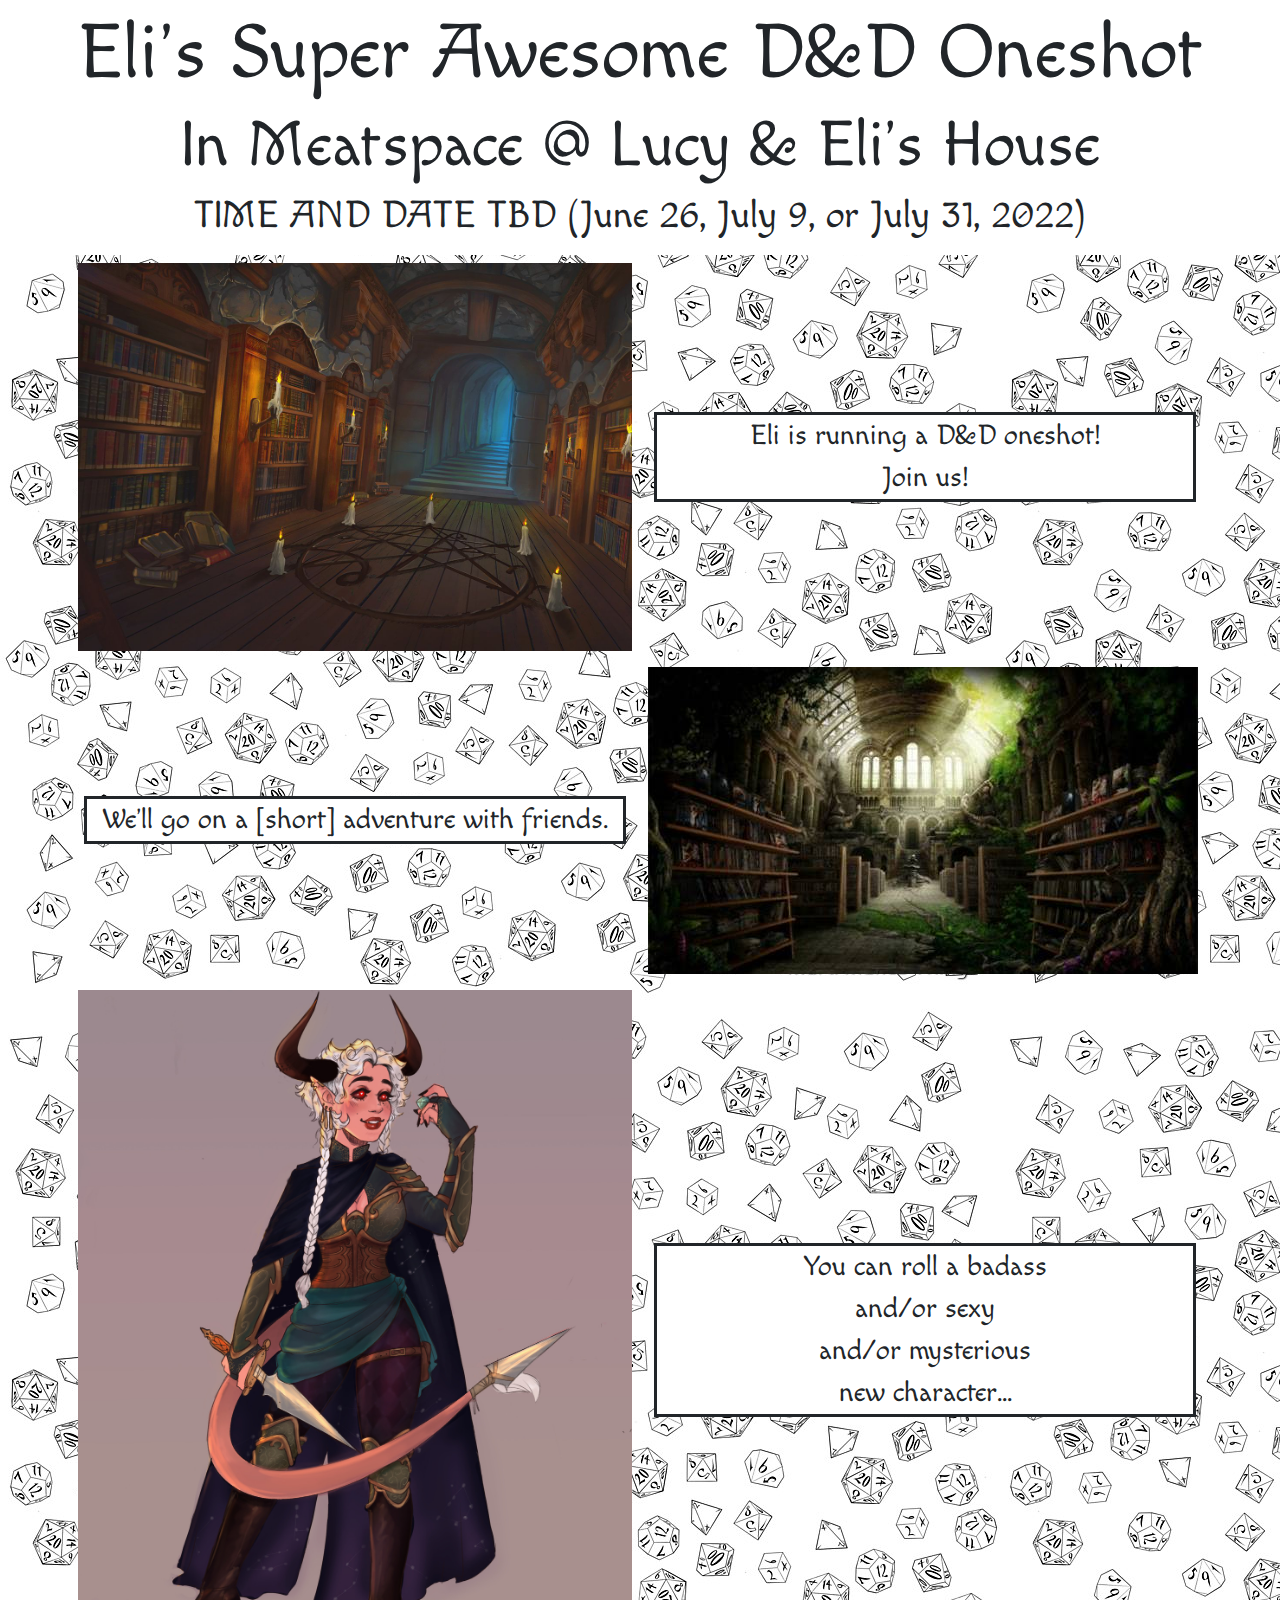
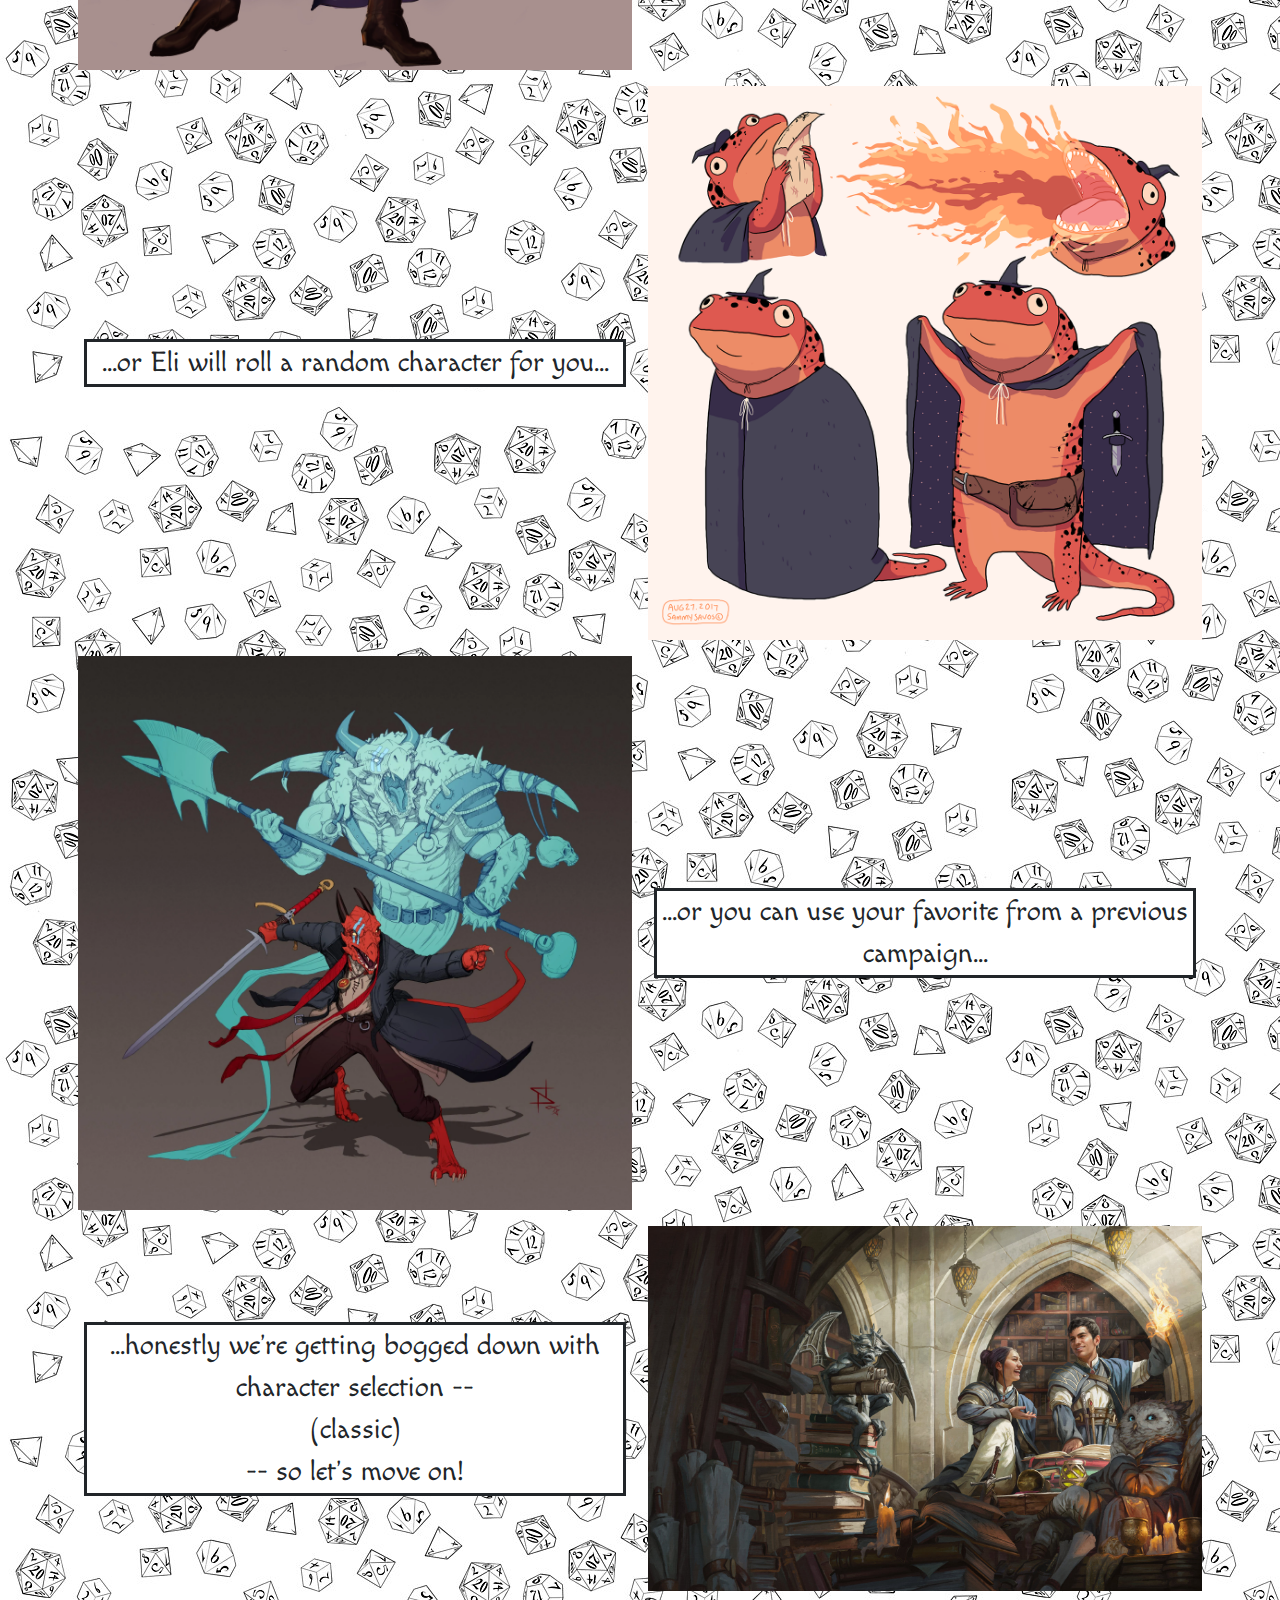
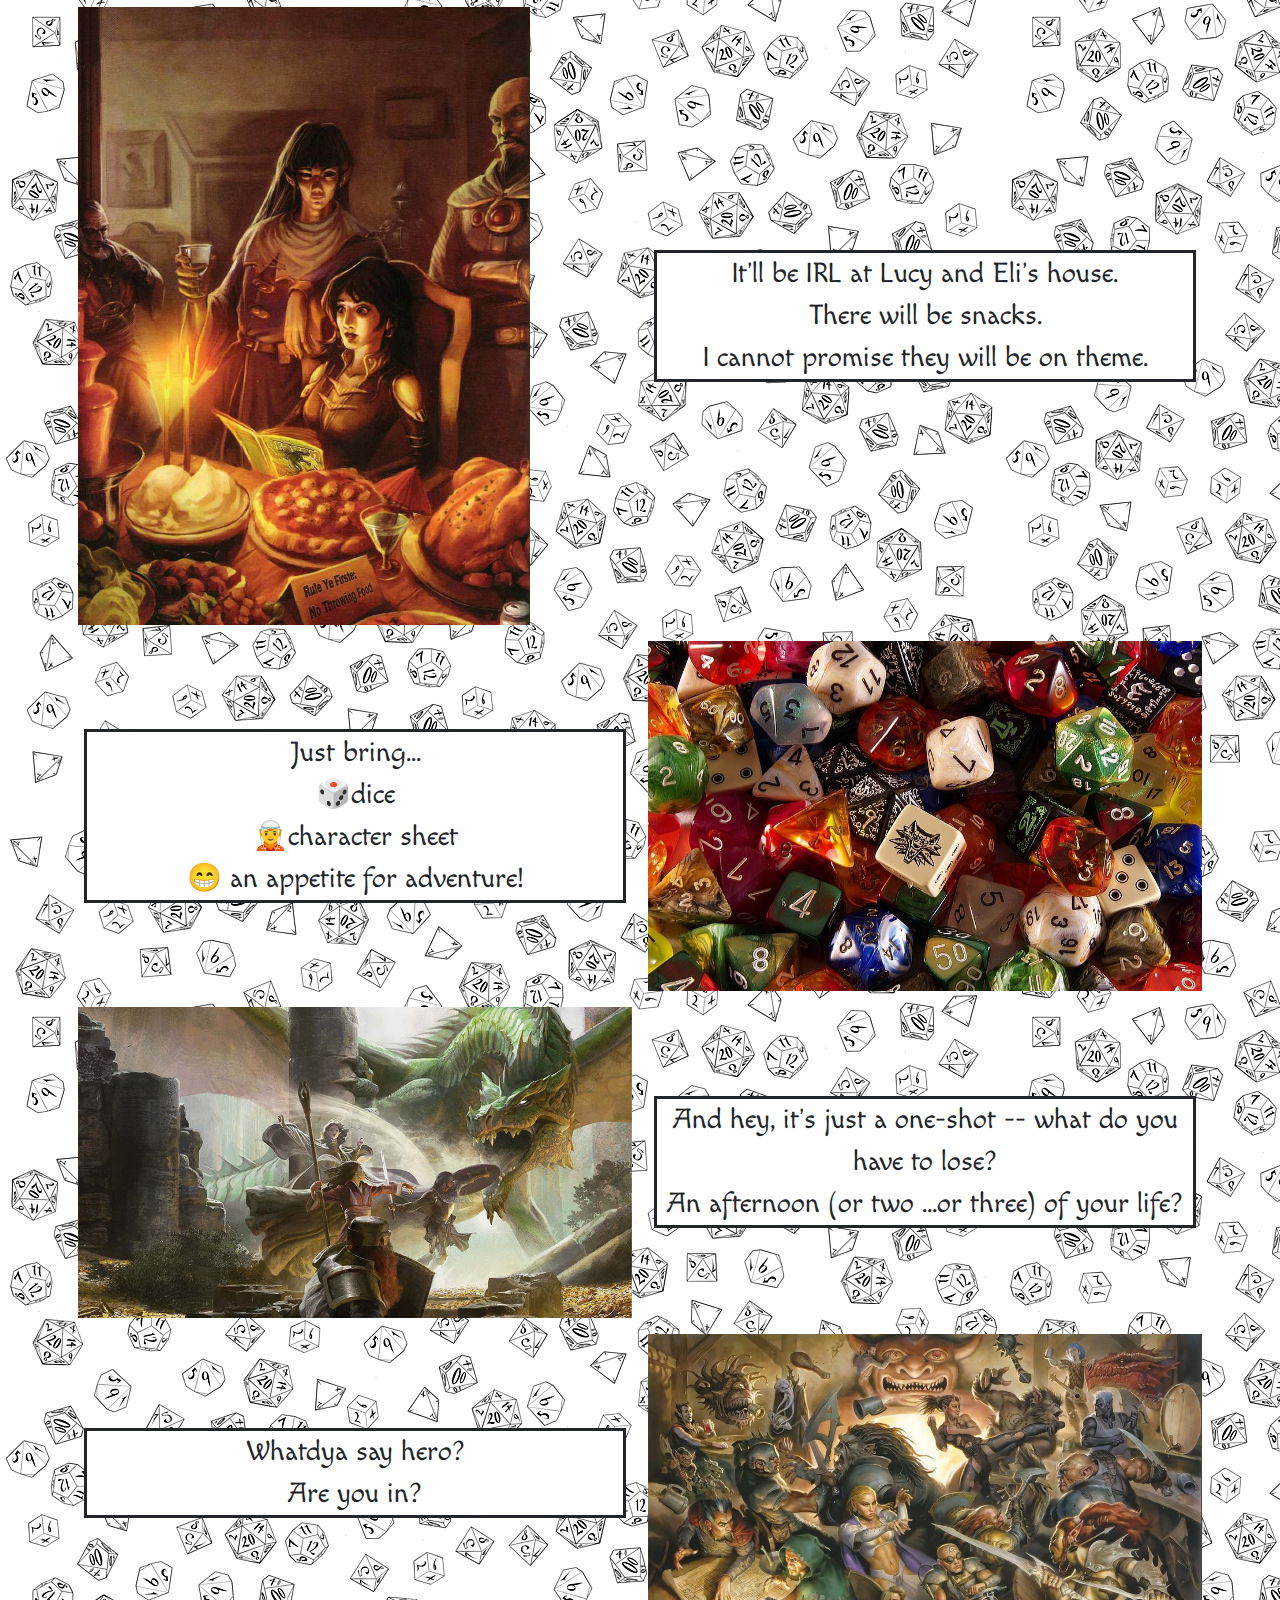
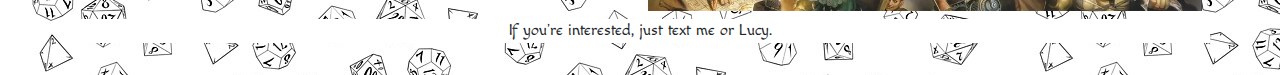
<file: index.html>
<!DOCTYPE html>
<html lang="en">
    <head>
        <meta name="viewport" content="width=device-width, initial-scale=1">
        <meta charset="utf-8">
        <meta http-equiv="X-UA-Compatible" content="IE=edge">
        <meta name="viewport" content="width=device-width, initial-scale=1">
        <meta name="description" content="">
        <meta name="author" content="">
        <title>D&D Oneshot</title>

        <!-- Bootstrap Core CSS -->
        <link href="static/css/bootstrap.min.css" rel="stylesheet">

        <!-- Custom Fonts -->
        <link rel="preconnect" href="https://fonts.googleapis.com">
        <link rel="preconnect" href="https://fonts.gstatic.com" crossorigin>
        <link href="https://fonts.googleapis.com/css2?family=Macondo&display=swap" rel="stylesheet">
        <link rel="shortcut icon" href="static/images/favicon.ico">
        <link href="static/css/styles.css" rel="stylesheet">
    </head>
    <body class="page">
        <div class="header">
            <h1 class="header">Eli's Super Awesome D&D Oneshot</h1>
            <h2 class="header">In Meatspace @ Lucy & Eli's House</h2>
            <h3 class="header">TIME AND DATE TBD (June 26, July 9, or July 31, 2022)</h3>
        </div>
        <div class="content">
            <div class="container">
                <div class="row">
                    <div class="graphic col-md-6">
                        <img class="graphic img-fluid" src="static/images/left.jpg">
                    </div>
                    <div class="info col-md-6">
                        <p class="info">Eli is running a D&D oneshot!<br>Join us!</p>
                    </div>
                </div>
                <div class="row">
                    <div class="info col-md-6">
                        <p class="info">We'll go on a [short] adventure with friends.</p>
                    </div>
                    <div class="graphic col-md-6">
                        <img class="graphic img-fluid" src="static/images/right.jpg">
                    </div>
                </div>
                <div class="row">
                    <div class="graphic col-md-6">
                        <img class="graphic img-fluid" src="static/images/character-new.jpg">
                    </div>
                    <div class="info col-md-6">
                        <p class="info">You can roll a badass<br>and/or sexy<br>and/or mysterious<br>new character...</p>
                    </div>
                </div>
                <div class="row">
                    <div class="info col-md-6">
                        <p class="info">...or Eli will roll a random character for you...</p>
                    </div>
                    <div class="graphic col-md-6">
                        <img class="graphic img-fluid" src="static/images/character-random.png">
                    </div>
                </div>
                <div class="row">
                    <div class="graphic col-md-6">
                        <img class="graphic img-fluid" src="static/images/character-old.webp">
                    </div>
                    <div class="info col-md-6">
                        <p class="info">...or you can use your favorite from a previous campaign...</p>
                    </div>
                </div>
                <div class="row">
                    <div class="info col-md-6">
                        <p class="info">...honestly we're getting bogged down with character selection --<br> (classic) <br>-- so let's move on!</p>
                    </div>
                    <div class="graphic col-md-6">
                        <img class="graphic img-fluid" src="static/images/bikeshed.jpg">
                    </div>
                </div>
                <div class="row">
                    <div class="graphic col-md-6">
                        <img class="graphic img-fluid" src="static/images/food.jpg">
                    </div>
                    <div class="info col-md-6">
                        <p class="info">It'll be IRL at Lucy and Eli's house.<br>There will be snacks.<br>I cannot promise they will be on theme.</p>
                    </div>
                </div>
                <div class="row">
                    <div class="info col-md-6">
                        <p class="info">Just bring...<br>🎲dice<br>🧝character sheet<br>😁 an appetite for adventure!</p>
                    </div>
                    <div class="graphic col-md-6">
                        <img class="graphic img-fluid" src="static/images/dice.jpg">
                    </div>
                </div>
                <div class="row">
                    <div class="graphic col-md-6">
                        <img class="graphic img-fluid" src="static/images/quest.jpg">
                    </div>
                    <div class="info col-md-6">
                        <p class="info">And hey, it's just a one-shot -- what do you have to lose?<br>An afternoon (or two ...or three) of your life?</p>
                    </div>
                </div>
                <div class="row">
                    <div class="info col-md-6">
                        <p class="info">Whatdya say hero?<br>Are you in?</p>
                    </div>
                    <div class="graphic col-md-6">
                        <img class="graphic img-fluid" src="static/images/challenge.webp">
                    </div>
                </div>
            </div>
        </div>
        <div class="container">
            <div class=row>
                <p class="footer col">If you're interested, just text me or Lucy.</p>
                </p>
            </div>
        </div>
    </body>
</html>
</file>
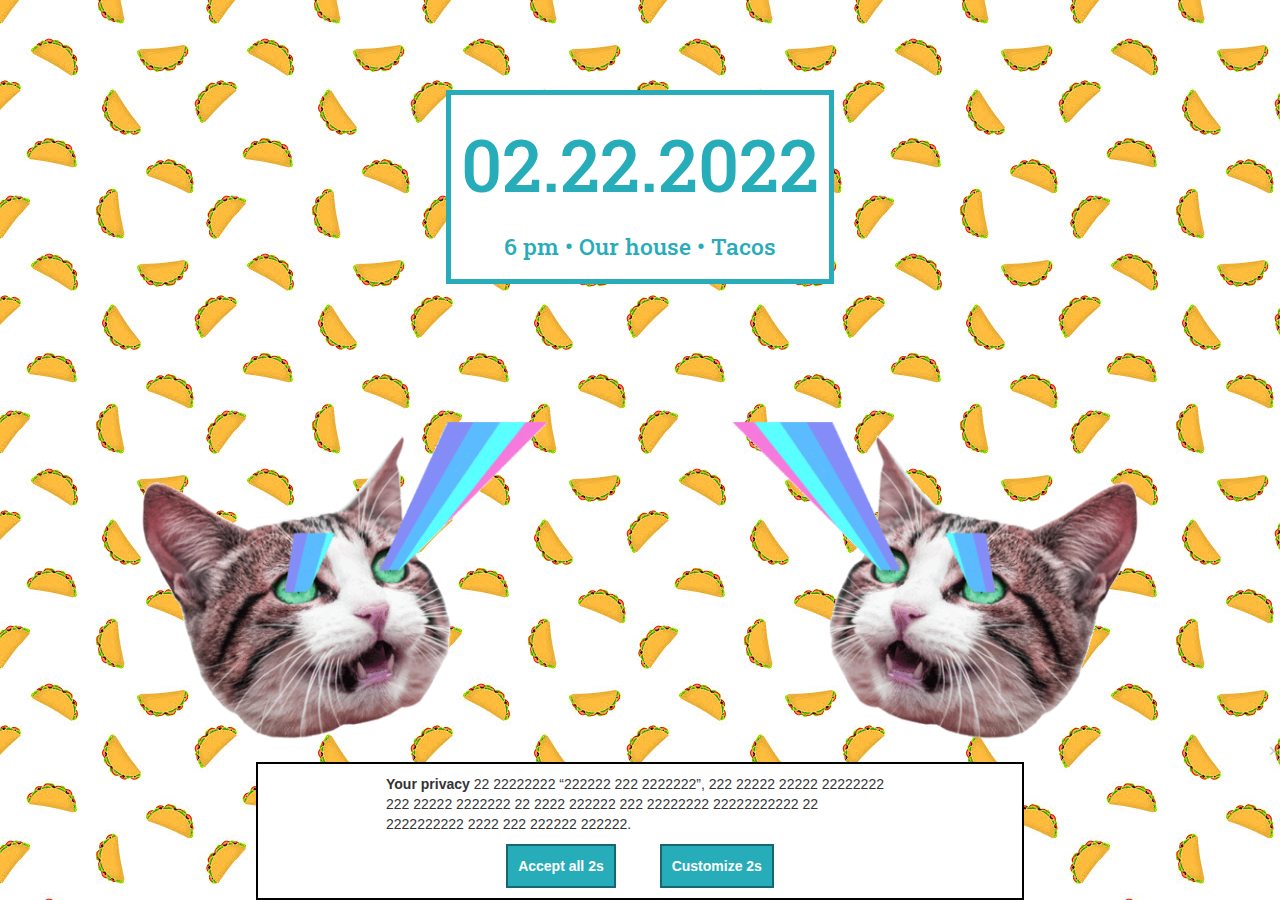
<file: 02-22-2022/index.html>
<!DOCTYPE html>
<html lang="en">
  <head>
    <meta charset="utf-8">
    <meta http-equiv="X-UA-Compatible" content="IE=edge">
    <meta name="viewport" content="width=device-width, initial-scale=1">
    <meta name="description" content="">
    <meta name="author" content="">
    <title>Two Two Tuesday Party</title>

    <!-- Bootstrap Core CSS -->
    <link href="static/css/bootstrap.min.css" rel="stylesheet">

    <!-- Custom Fonts -->
    <link rel="preconnect" href="https://fonts.googleapis.com">
    <link rel="preconnect" href="https://fonts.gstatic.com" crossorigin>
    <link href="https://fonts.googleapis.com/css2?family=Roboto+Slab:wght@500&display=swap" rel="stylesheet">
    <link rel="shortcut icon" href="static/images/favicon.ico">
    <link href="static/css/styles.css" rel="stylesheet">
  </head>
  <body id="page-top">
    <div class="container-fluid">
      <div class="top-bar">
        <h2>02.22.2022</h2>
        <h3>6 pm • Our house • Tacos</h3>
      </div>
    </div>
    <div class="container">
        <img class='laser-cat' src='static/images/laser-cat-left.gif'>
        <img class='laser-cat' src='static/images/laser-cat.gif'>
    </div>
    <footer class="footer">
      <button class="close">&times;</button>

      <div class="copyright"><p><strong>Your privacy</strong>  22 22222222 “222222 222 2222222”, 222 22222 22222 22222222 222 22222 2222222 22 2222 222222 222 22222222 22222222222 22 2222222222 2222 222 222222 222222.</p>
        <div class='buttons'>
        <button onclick="alert('The 2s accept you 2.')" class='accept'>Accept all 2s</button>
        <button class='customize' onclick="alert('Haha nice try. This incident will be reported.')">Customize 2s</button>
        <div class='buttons'>
      </div>
    </footer>
  </body>
</html>
</file>
<file: static/css/styles.css>
.header,.info,.footer {
    font-family: Macondo;
}

div.header {
    width: 100%;
    align-items: center;
    text-align: center;
}

div.header,p.info,p.footer {
    background: white;
}

h1.header {
    font-size: 6vw;
}

h2.header {
    font-size: 5vw;
}

h3.header {
    font-size: 3vw;
}

div.info {
    margin: auto;
    height: 100%;
    font-size: 28px;
}

p.info {
    text-align: center;
    border-style: solid;
    margin: 0;
}

p.footer {
    text-align: center;
}

div.graphic,div.header,div.footer,div.info {
    padding: 0.5em;
}


.item {
}

body.page {
    background: url("../images/dice-bg.jpg") repeat;
}
</file>
<file: 02-22-2022/static/css/styles.css>
body {
  background-image: url("../images/tacos.jpg");
  background-repeat: repeat;
  font-family: Georgia, serif;
  margin-top: 10vh;
}

.container-fluid {
  text-align: center;
}

.top-bar h2 {
  font-size: 8vh;
  padding: 10px;
}

.top-bar h3 {
  font-size: 2.5vh;
  padding: 0px 10px;
  padding-bottom: 10px;
}

.top-bar {
  border: 5px solid #27ACB9;
  text-align: center;
  background: white;
  margin-right: auto;
  margin-left: auto;
  font-family: 'Roboto Slab', serif;
  font-weight: bold;
  color: #27ACB9;
  padding: 0px;
  display: inline-block
}

.container {
  display: flex;
  justify-content: space-evenly;
}

.laser-cat {
  padding: 2vw;
  display: block;
  max-width: 40vw;
  width: auto;
  height: auto;
}

footer {
  position: fixed;
  bottom: 0
}

.copyright {
  border: 2px solid black;
  background: white;
  width: 60vw;
  margin: 0 20vw;
  display: inline-block;
  font-family: Arial, sans-serif;
  padding: 10px 10vw;
  min-width: 360px;
}

.buttons {
  text-align: center;
}

.copyright button {
  background-color: #27ACB9;
  color: white;
  padding: 10px;
  margin: 0px 20px;
  font-weight: bold;
  border: 2px solid #17676f;
}

.copyright button:hover{
  background-color: #17676f;
  border: 2px solid white;
}

.copyright h4 {
  font-weight: bold;
}
</file>
